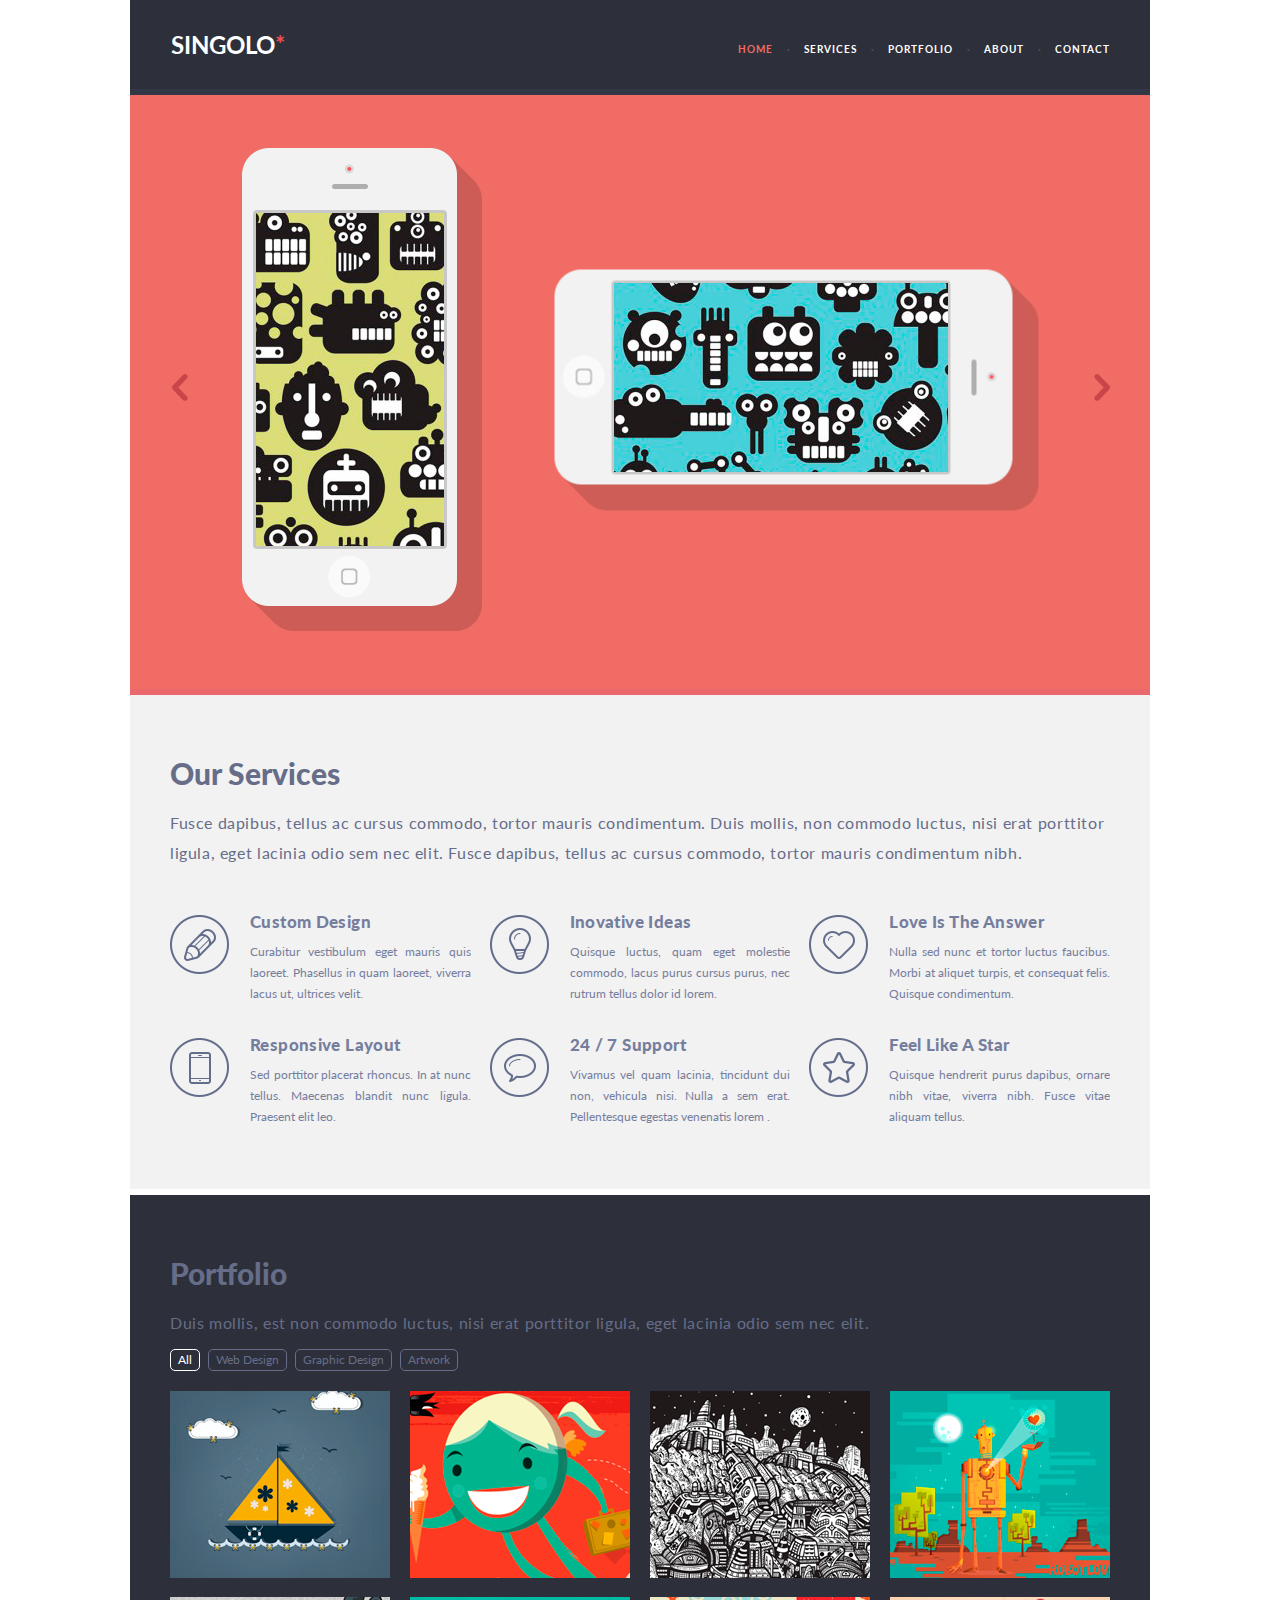
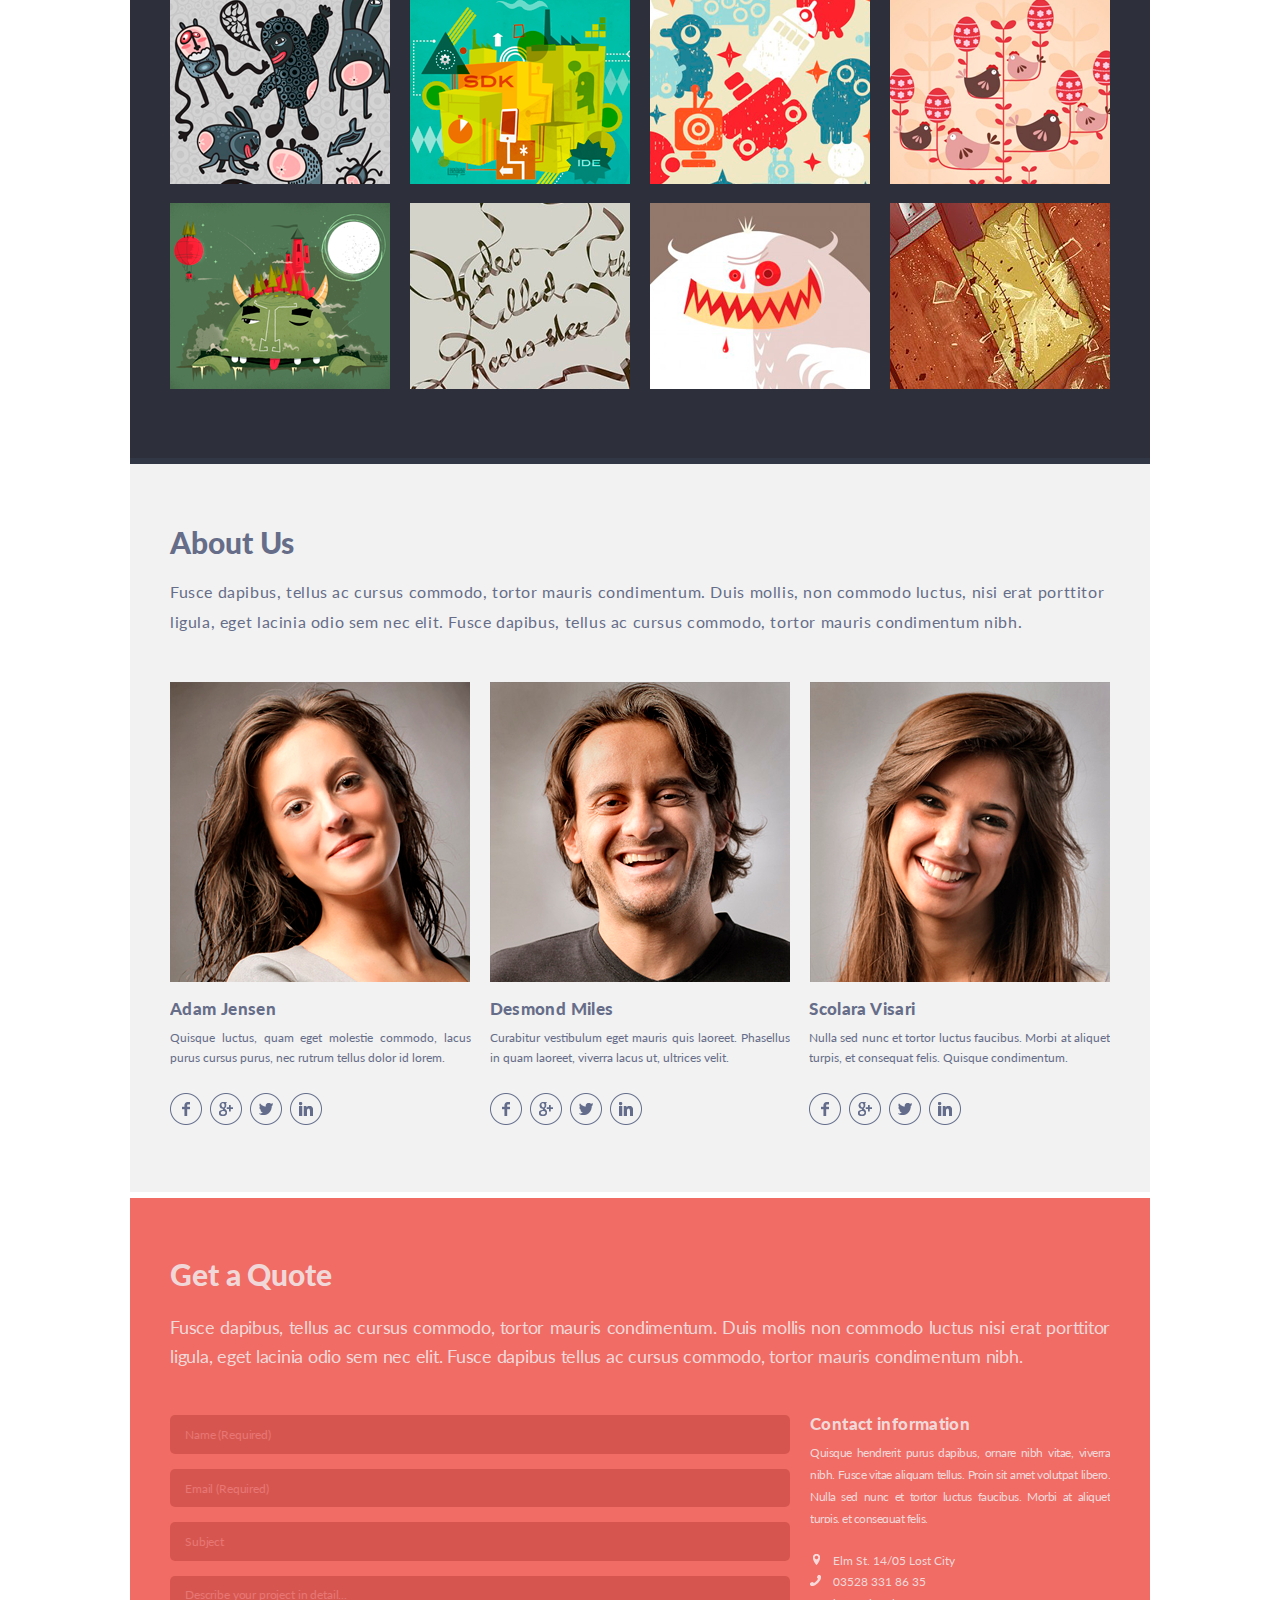
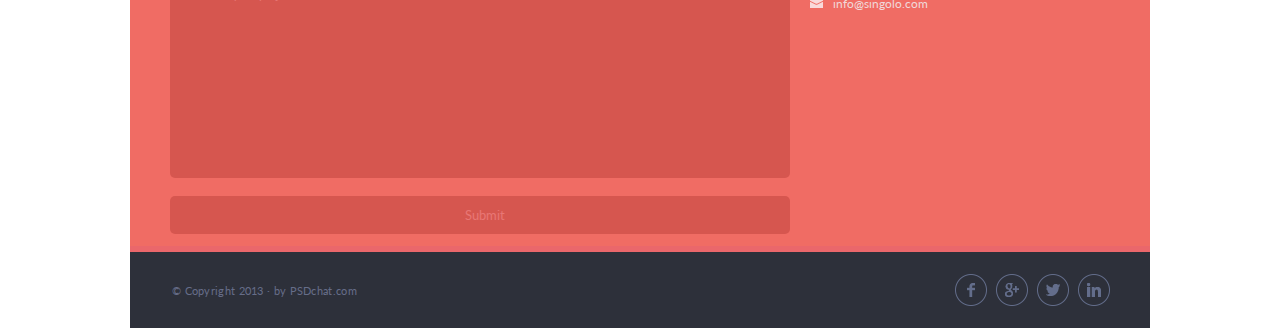
<file: index.html>
<!DOCTYPE html>
<html lang="en">
<head>
    <meta charset="UTF-8">
    <meta name="viewport" content="width=device-width, initial-scale=1.0">
    <title>Singolo</title>
    <link rel="stylesheet" href="style.css">
    <link href="https://fonts.googleapis.com/css?family=Lato:400,700,900&display=swap" rel="stylesheet">
    <script src="script.js" defer></script>
</head>
<body>
    <main>
        <section id="section__header">
            <header class="header">
                <div class="header__logo">
                    <div class="hamburger">
                        <span class="hamburger__line"></span>
                    </div>
                    <a href="#"><h1>singolo<span class="header__logo-star">*</span></h1></a>
                </div>
                <div class="hamburger__navigation">
                    <a href="#section__header" class="hamburger__navigation_link navigation__active">home</a>
                    <a href="#section__services" class="hamburger__navigation_link">services</a>
                    <a href="#section__portfolio" class="hamburger__navigation_link">portfolio</a>
                    <a href="#section__about" class="hamburger__navigation_link">about</a>
                    <a href="#section__get-a-quote" class="hamburger__navigation_link">contact</a>
                </div>
                <div class="hamburger__navigation_layer"></div>
                <nav class="navigation">
                    <ul class="header__navigation" id="header__menu">
                        <li><a href="#section__header" class="navigation__link navigation__active">home</a></li><span class="header__navigation-dot">&middot;</span>
                        <li><a href="#section__services" class="navigation__link">services</a></li><span class="header__navigation-dot">&middot;</span>
                        <li><a href="#section__portfolio" class="navigation__link">portfolio</a></li><span class="header__navigation-dot">&middot;</span>
                        <li><a href="#section__about" class="navigation__link">about</a></li><span class="header__navigation-dot">&middot;</span>
                        <li><a href="#section__get-a-quote" class="navigation__link">contact</a></li>
                    </ul>
                </nav>
            </header>
        </section>
        <section class="slide__content">
            <div class="slider__section">
                <div class="mobile__vertical"></div>
                <div class="mobile__horizontal"></div>
                <img src="assets/img/slide/Shadow.png" alt="iphone" class="phone_shadow">
                <img src="assets/img/slide/Base-mobile.png" alt="iphone" class="phone_base">
                <img src="assets/img/slide/Shadow.png" alt="iPhone" class="phone_shadow-horizontal">
                <img src="assets/img/slide/Base-mobile.png" alt="iphone" class="phone_base-horizontal">
            </div>
            <div class="slider__section">
                <p class="slider__background"></p>
                <img src="assets/img/slide/slider-content-small.png" alt="phone-small" class="phone__small-left">
                <img src="assets/img/slide/slider-content-small.png" alt="phone-small" class="phone__small-right">
                <img src="assets/img/slide/slider-content.png" alt="phone" class="phone__big-center">
            </div>
            <img src="assets/img/slide/chev.png" onclick="minusSlide()" alt="prev" class="chevleft">
            <img src="assets/img/slide/chev-right.png" onclick="plusSlide()" alt="next" class="chevright">
        </section>
        <section class="main__services" id="section__services">
            <div class="wrapper">
                <div class="section__header">
                    <h2 class="section__title">Our Services</h2>
                    <p class="section__description">Fusce dapibus, tellus ac cursus commodo, tortor mauris condimentum. Duis mollis, non commodo luctus, nisi erat porttitor ligula, eget lacinia odio sem nec elit. Fusce dapibus, tellus ac cursus commodo, tortor mauris condimentum nibh.</p>
                </div>
                <div class="section_colums_wraper">
                    <div class="section_colums">
                        <div class="section_colums_image">
                            <img src="assets/img/icons/pen.png" alt="pen">
                        </div>
                        <div class="section_colums_text">
                            <div class="text_title">
                                <h3>Custom Design</h3>
                            </div>
                            <div class="text_content">
                                <p>Curabitur vestibulum eget mauris quis laoreet. Phasellus in quam laoreet, viverra lacus ut, ultrices velit.</p>
                            </div>
                        </div>
                    </div>
                    <div class="section_colums">
                        <div class="section_colums_image">
                            <img src="assets/img/icons/Ellipse.png" alt="lamp">
                        </div>
                        <div class="section_colums_text">
                            <div class="text_title">
                                <h3>Inovative Ideas</h3>
                            </div>
                            <div class="text_content">
                                <p>Quisque luctus, quam eget molestie commodo, lacus purus cursus purus, nec rutrum tellus dolor id lorem.</p>
                            </div>
                        </div>
                    </div>
                    <div class="section_colums">
                        <div class="section_colums_image">
                            <img src="assets/img/icons/Heart.png" alt="Heart">
                        </div>
                        <div class="section_colums_text">
                            <div class="text_title">
                                <h3>Love Is The Answer</h3>
                            </div>
                            <div class="text_content">
                                <p>Nulla sed nunc et tortor luctus faucibus. Morbi at aliquet turpis, et consequat felis. Quisque condimentum.</p>
                            </div>
                        </div>
                    </div>
                    <div class="section_colums">
                        <div class="section_colums_image">
                            <img src="assets/img/icons/phone-ico.png" alt="phone">
                        </div>
                        <div class="section_colums_text">
                            <div class="text_title">
                                <h3>Responsive Layout</h3>
                            </div>
                            <div class="text_content">
                                <p>Sed porttitor placerat rhoncus. In at nunc tellus. Maecenas blandit nunc ligula. Praesent elit leo.</p>
                            </div>
                        </div>
                    </div>
                    <div class="section_colums">
                        <div class="section_colums_image">
                            <img src="assets/img/icons/bubble.png" alt="bubble">
                        </div>
                        <div class="section_colums_text">
                            <div class="text_title">
                                <h3>24 / 7 Support</h3>
                            </div>
                            <div class="text_content">
                                <p>Vivamus vel quam lacinia, tincidunt dui non, vehicula nisi. Nulla a sem erat. Pellentesque egestas venenatis lorem .</p>
                            </div>
                        </div>
                    </div>
                    <div class="section_colums">
                        <div class="section_colums_image">
                            <img src="assets/img/icons/star.png" alt="star">
                        </div>
                        <div class="section_colums_text">
                            <div class="text_title">
                                <h3>Feel Like A Star</h3>
                            </div>
                            <div class="text_content">
                                <p>Quisque hendrerit purus dapibus, ornare nibh vitae, viverra nibh. Fusce vitae aliquam tellus.</p>
                            </div>
                        </div>
                    </div>
                </div>
            </div>
        </section>
        <section class="portfolio" id="section__portfolio">
            <div class="wrapper">
                <div class="section__header portfolio__header">
                    <h2 class="section__title">Portfolio</h2>
                    <p class="section__description ">Duis mollis, est non commodo luctus, nisi erat porttitor ligula, eget lacinia odio sem nec elit.</p>
                </div>
                <div class="portfolio_tags">
                    <ul id="portfolio__tags" class="portfolio_tags-list">
                        <li class="tag portfolio_tags-list-active">All</li>
                        <li class="tag">Web Design</li>
                        <li class="tag">Graphic Design</li>
                        <li class="tag">Artwork</li>
                    </ul>
                </div>
                <div class="portfolio_image">
                    <div class="portfolio_image-slide">
                        <img src="assets/img/portfolio/Image1.png" alt="image" class="image">
                    </div>
                    <div class="portfolio_image-slide">
                        <img src="assets/img/portfolio/Image2.png" alt="image" class="image">
                    </div>
                    <div class="portfolio_image-slide">
                        <img src="assets/img/portfolio/Image3.png" alt="image" class="image">
                    </div>
                    <div class="portfolio_image-slide">
                        <img src="assets/img/portfolio/Image4.png" alt="image" class="image">
                    </div>
                    <div class="portfolio_image-slide">
                        <img src="assets/img/portfolio/Image5.png" alt="image" class="image">
                    </div>
                    <div class="portfolio_image-slide">
                        <img src="assets/img/portfolio/Image6.png" alt="image" class="image">
                    </div>
                    <div class="portfolio_image-slide">
                        <img src="assets/img/portfolio/Image7.png" alt="image" class="image">
                    </div>
                    <div class="portfolio_image-slide">
                        <img src="assets/img/portfolio/Image8.png" alt="image" class="image">
                    </div>
                    <div class="portfolio_image-slide">
                        <img src="assets/img/portfolio/Image9.png" alt="image" class="image">
                    </div>
                    <div class="portfolio_image-slide">
                        <img src="assets/img/portfolio/Image10.png" alt="image" class="image">
                    </div>
                    <div class="portfolio_image-slide">
                        <img src="assets/img/portfolio/Image11.png" alt="image" class="image">
                    </div>
                    <div class="portfolio_image-slide">
                        <img src="assets/img/portfolio/Image12.png" alt="image" class="image">
                    </div>
                </div>
            </div>
        </section>
        <section class="about" id="section__about">
            <div class="wrapper">
                <div class="section__header about__header">
                    <h2 class="section__title">About Us</h2>
                    <p class="section__description">Fusce dapibus, tellus ac cursus commodo, tortor mauris condimentum. Duis mollis, non commodo luctus, nisi erat porttitor ligula, eget lacinia odio sem nec elit. Fusce dapibus, tellus ac cursus commodo, tortor mauris condimentum nibh.</p>
                </div>
                <div class="section__person">
                    <div class="about__person">
                        <div class="about__person-foto">
                            <img src="assets/img/avatar/Adam_Jensen.png" alt="Adam_Jensen">
                        </div>
                        <div class="about__person-name">
                            <h3>Adam Jensen</h3>
                        </div>
                        <div class="about__person-description">
                            <p>Quisque luctus, quam eget molestie commodo, lacus purus cursus purus, nec rutrum tellus dolor id lorem.</p>
                        </div>
                        <div class="about__section-links">
                            <ul class="about__section-list">
                                <li><a href="#"><img src="assets/img/icons/facebook-icon.png" alt="facebook"></a></li>
                                <li><a href="#"><img src="assets/img/icons/google_icon.png" alt="google+"></a></li>
                                <li><a href="#"><img src="assets/img/icons/twitter_icon.png" alt="twitter"></a></li>
                                <li><a href="#"><img src="assets/img/icons/linkedin-icon.png" alt="linkedin"></a></li>
                            </ul>
                        </div>
                    </div>
                    <div class="about__person">
                        <div class="about__person-foto">
                            <img src="assets/img/avatar/Desmond_Miles.png" alt="Desmond_Miles">
                        </div>
                        <div class="about__person-name">
                            <h3>Desmond Miles</h3>
                        </div>
                        <div class="about__person-description">
                            <p>Curabitur vestibulum eget mauris quis laoreet. Phasellus in quam laoreet, viverra lacus ut, ultrices velit.</p>
                        </div>
                        <div class="about__section-links">
                            <ul class="about__section-list">
                                <li><a href="#"><img src="assets/img/icons/facebook-icon.png" alt="facebook"></a></li>
                                <li><a href="#"><img src="assets/img/icons/google_icon.png" alt="google+"></a></li>
                                <li><a href="#"><img src="assets/img/icons/twitter_icon.png" alt="twitter"></a></li>
                                <li><a href="#"><img src="assets/img/icons/linkedin-icon.png" alt="linkedin"></a></li>
                            </ul>
                        </div>
                    </div>
                    <div class="about__person">
                        <div class="about__person-foto">
                            <img src="assets/img/avatar/Scolara_Visari.png" alt="Scolara_Visari">
                        </div>
                        <div class="about__person-name">
                            <h3>Scolara Visari</h3>
                        </div>
                        <div class="about__person-description">
                            <p>Nulla sed nunc et tortor luctus faucibus. Morbi at aliquet turpis, et consequat felis. Quisque condimentum.</p>
                        </div>
                        <div class="about__section-links">
                            <ul class="about__section-list">
                                <li><a href="#"><img src="assets/img/icons/facebook-icon.png" alt="facebook"></a></li>
                                <li><a href="#"><img src="assets/img/icons/google_icon.png" alt="google+"></a></li>
                                <li><a href="#"><img src="assets/img/icons/twitter_icon.png" alt="twitter"></a></li>
                                <li><a href="#"><img src="assets/img/icons/linkedin-icon.png" alt="linkedin"></a></li>
                            </ul>
                        </div>
                    </div>
                </div>
            </div>
        </section>
        <section class="section__callback" id="section__get-a-quote">
            <div class="wrapper">
                <div class="callback__title">
                    <h2 class="title__header">Get a Quote</h2>
                    <p class="title__content">Fusce dapibus, tellus ac cursus commodo, tortor mauris condimentum. Duis mollis non commodo luctus nisi erat porttitor ligula, eget lacinia odio sem nec elit. Fusce dapibus tellus ac cursus commodo, tortor mauris condimentum nibh.</p>
                </div>
                <div class="callback__form">
                    <div class="form__area">
                        <form>
                            <input class="form__name" type="text" name="username" placeholder="Name (Required)" required minlength="3">
                            <input class="form__email" type="text" name="useremail" placeholder="Email (Required)" required pattern="([a-z0-9_-]+\.)*[a-z0-9_-]+@[a-z0-9_-]+(\.[a-z0-9_-]+)*\.[a-z]{2,6}$">
                            <input type="text" placeholder="Subject" class="subject__info">
                            <textarea name="name" class="textarea__info" placeholder="Describe your project in detail..."></textarea>
                            <input class="form__submit" type="submit" name="submit" value="Submit">
                        </form>
                    </div>
                    <div class="callback__description">
                        <h3 class="description__title">Contact information</h3>
                        <p class="description__content">Quisque hendrerit purus dapibus, ornare nibh vitae, viverra nibh. Fusce vitae aliquam tellus. Proin sit amet volutpat libero. Nulla sed nunc et tortor luctus faucibus. Morbi at aliquet turpis, et consequat felis.</p>
                        <div class="description__info">
                            <p class="info__location"><img src="assets/img/icons/location.png" alt="location">Elm St. 14/05 Lost City</p>
                            <p class="info__phone"><a href="tel:0035283318635"><img src="assets/img/icons/phone.png" alt="phone">03528 331 86 35</a></p>
                            <p class="info__email"><a href="mailto:info@singolo.com"><img src="assets/img/icons/mail.png" alt="mail">info@singolo.com</a></p>
                        </div>
                    </div>
                </div>
            </div>
        </section>
        <footer class="footer">
            <div class="footer__info">
                <p>&copy; Copyright 2013 · by PSDchat.com</p>
            </div>
            <div class="social__links">
                <img src="assets/img/icons/facebook-icon.png" alt="facebook">   
                <img src="assets/img/icons/google_icon.png" alt="google+">
                <img src="assets/img/icons/twitter_icon.png" alt="twiter">
                <img src="assets/img/icons/linkedin-icon.png" alt="linkedin">
            </div>
        </footer>
        <div class="callback__form__modal">
            <div class="modal__content"></div>
            <button class="modal__button">Ok</button>
        </div>
    </main>
</body>
</html>
</file>
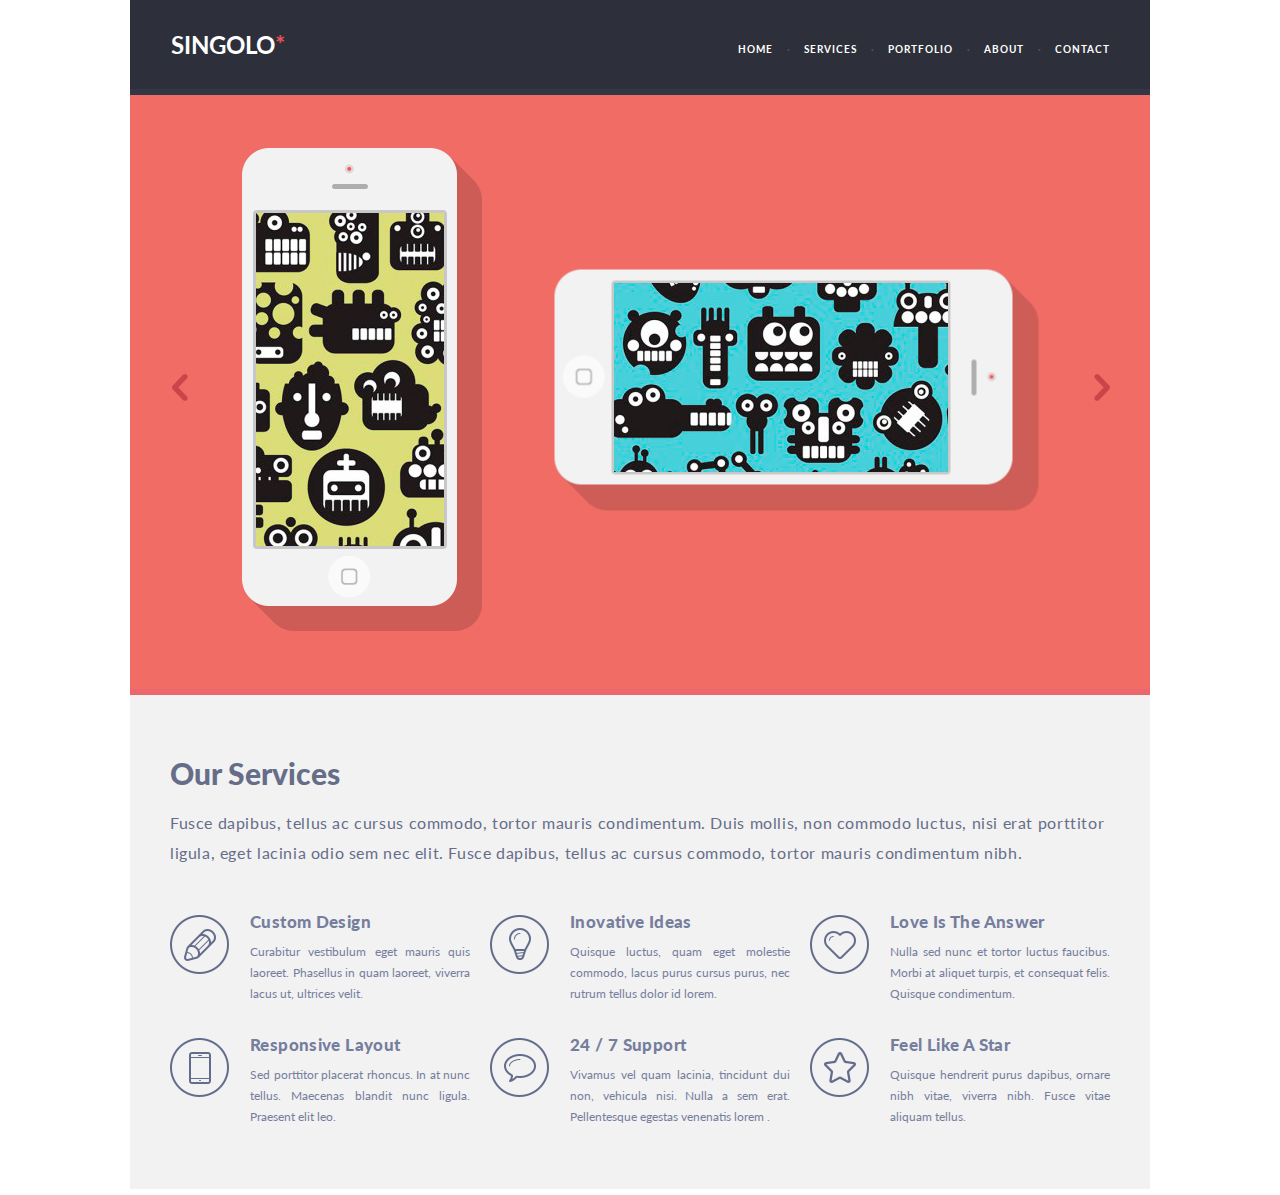
<file: singolo1.html>
<!DOCTYPE html>
<html lang="en">
<head>
    <meta charset="UTF-8">
    <meta name="viewport" content="width=device-width, initial-scale=1.0">
    <title>Singolo</title>
    <link rel="stylesheet" href="singolo1.css">
    <link href="https://fonts.googleapis.com/css?family=Lato:400,700,900&display=swap" rel="stylesheet">
</head>
<body>
    <header class="header">
        <div class="header__logo">
            <a href="#"><h1>singolo<span class="header__logo-star">*</span></h1></a>
        </div>
        <nav class="navigation">
            <ul class="header__navigation">
                <li><a href="#">home</a></li><span class="header__navigation-dot">&middot;</span>
                <li><a href="#">services</a></li><span class="header__navigation-dot">&middot;</span>
                <li><a href="#">portfolio</a></li><span class="header__navigation-dot">&middot;</span>
                <li><a href="#">about</a></li><span class="header__navigation-dot">&middot;</span>
                <li><a href="#">contact</a></li>
            </ul>
        </nav>
    </header>
    <main class="main__content">
        <div class="mobile__vertical"></div>
        <div class="mobile__horizontal"></div>
        <img src="assets/img/slide/chev.png" alt="prev" class="chevleft">
        <img src="assets/img/slide/Shadow.png" alt="iphone" class="phone_shadow">
        <img src="assets/img/slide/Base-mobile.png" alt="iphone" class="phone_base">
        <img src="assets/img/slide/Shadow.png" alt="iPhone" class="phone_shadow-horizontal">
        <img src="assets/img/slide/Base-mobile.png" alt="iphone" class="phone_base-horizontal">
        <img src="assets/img/slide/chev-right.png" alt="next" class="chevright">
    </main>
    <section class="main__services">
        <div class="wrapper">
            <div class="section__header">
                <h2 class="section__title">Our Services</h2>
                <p class="section__description">Fusce dapibus, tellus ac cursus commodo, tortor mauris condimentum. Duis mollis, non commodo luctus, nisi erat porttitor ligula, eget lacinia odio sem nec elit. Fusce dapibus, tellus ac cursus commodo, tortor mauris condimentum nibh.</p>
            </div>
            <div class="section_3_colums">
                <div class="section_colums">
                    <div class="section_colums_image">
                        <img src="assets/img/icons/pen.png" alt="pen">
                    </div>
                    <div class="section_colums_text">
                        <div class="text_title">
                            <h3>Custom Design</h3>
                        </div>
                        <div class="text_content">
                            <p>Curabitur vestibulum eget mauris quis laoreet. Phasellus in quam laoreet, viverra lacus ut, ultrices velit.</p>
                        </div>
                    </div>
                </div>
                <div class="section_colums">
                    <div class="section_colums_image">
                        <img src="assets/img/icons/Ellipse.png" alt="lamp">
                    </div>
                    <div class="section_colums_text">
                        <div class="text_title">
                            <h3>Inovative Ideas</h3>
                        </div>
                        <div class="text_content">
                            <p>Quisque luctus, quam eget molestie commodo, lacus purus cursus purus, nec rutrum tellus dolor id lorem.</p>
                        </div>
                    </div>
                </div>
                <div class="section_colums">
                    <div class="section_colums_image">
                        <img src="assets/img/icons/Heart.png" alt="Heart">
                    </div>
                    <div class="section_colums_text">
                        <div class="text_title">
                            <h3>Love Is The Answer</h3>
                        </div>
                        <div class="text_content">
                            <p>Nulla sed nunc et tortor luctus faucibus. Morbi at aliquet turpis, et consequat felis. Quisque condimentum.</p>
                        </div>
                    </div>
                </div>
            </div>
            <div class="section_3_colums">
                <div class="section_colums">
                    <div class="section_colums_image">
                        <img src="assets/img/icons/phone-ico.png" alt="phone">
                    </div>
                    <div class="section_colums_text">
                        <div class="text_title">
                            <h3>Responsive Layout</h3>
                        </div>
                        <div class="text_content">
                            <p>Sed porttitor placerat rhoncus. In at nunc tellus. Maecenas blandit nunc ligula. Praesent elit leo.</p>
                        </div>
                    </div>
                </div>
                <div class="section_colums">
                    <div class="section_colums_image">
                        <img src="assets/img/icons/bubble.png" alt="bubble">
                    </div>
                    <div class="section_colums_text">
                        <div class="text_title">
                            <h3>24 / 7 Support</h3>
                        </div>
                        <div class="text_content">
                            <p>Vivamus vel quam lacinia, tincidunt dui non, vehicula nisi. Nulla a sem erat. Pellentesque egestas venenatis lorem .</p>
                        </div>
                    </div>
                </div>
                <div class="section_colums">
                    <div class="section_colums_image">
                        <img src="assets/img/icons/star.png" alt="star">
                    </div>
                    <div class="section_colums_text">
                        <div class="text_title">
                            <h3>Feel Like A Star</h3>
                        </div>
                        <div class="text_content">
                            <p>Quisque hendrerit purus dapibus, ornare nibh vitae, viverra nibh. Fusce vitae aliquam tellus.</p>
                        </div>
                    </div>
                </div>
            </div>
        </div>
    </section>
</body>
</html>
</file>
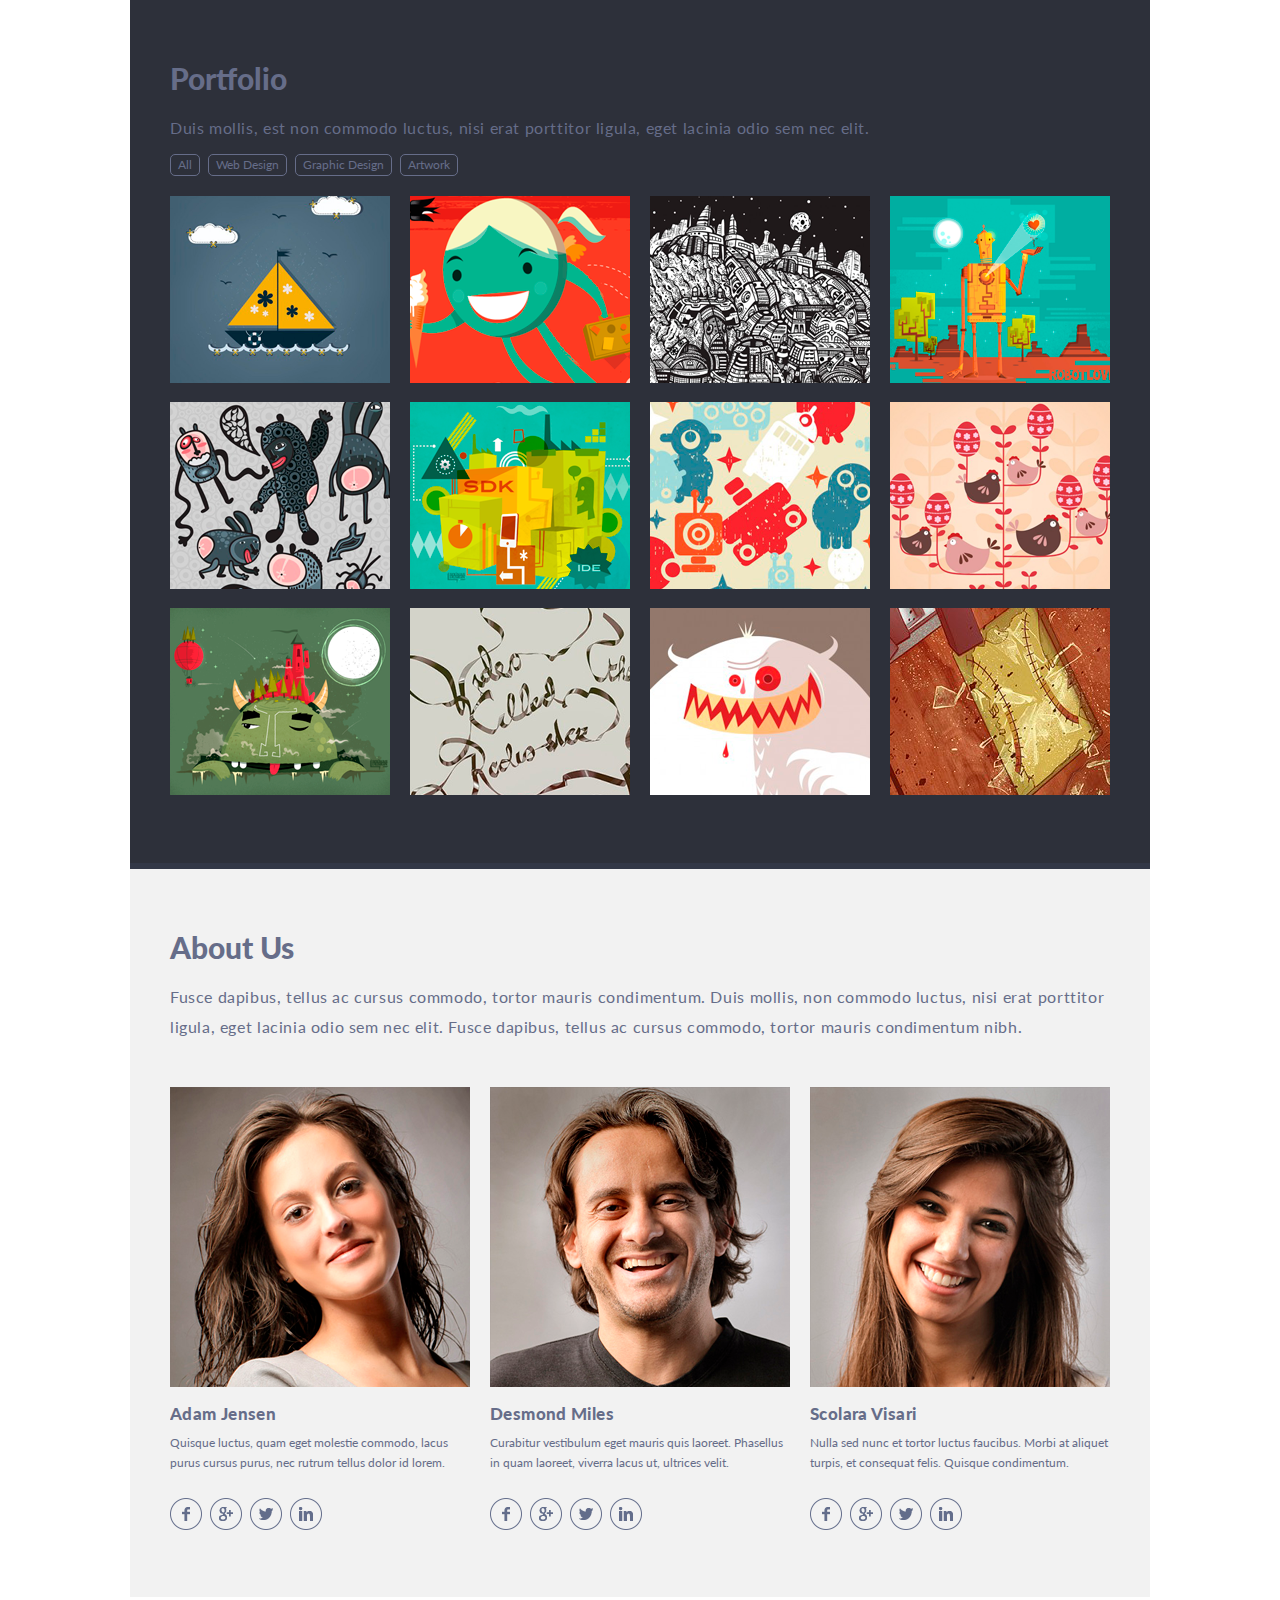
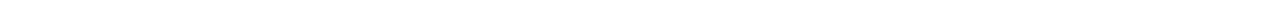
<file: singolo2.html>
<!DOCTYPE html>
<html lang="en">
<head>
    <meta charset="UTF-8">
    <meta name="viewport" content="width=device-width, initial-scale=1.0">
    <link rel="stylesheet" href="singolo2.css">
    <link href="https://fonts.googleapis.com/css?family=Lato:400,700,900&display=swap" rel="stylesheet">
    <title>Singolo2</title>
</head>
<body>
    <section class="portfolio">
        <div class="wrapper">
            <div class="section__header portfolio__header">
                <h2 class="section__title">Portfolio</h2>
                <p class="section__description ">Duis mollis, est non commodo luctus, nisi erat porttitor ligula, eget lacinia odio sem nec elit.</p>
            </div>
            <div class="portfolio_tags">
                <ul class="portfolio_tags-list">
                    <li>All</li>
                    <li>Web Design</li>
                    <li>Graphic Design</li>
                    <li>Artwork</li>
                </ul>
            </div>
            <div class="portfolio_image">
                <div class="portfolio_image-slide">
                    <img src="assets/img/portfolio/Image1.png" alt="image" class="image">
                </div>
                <div class="portfolio_image-slide">
                    <img src="assets/img/portfolio/Image2.png" alt="image" class="image">
                </div>
                <div class="portfolio_image-slide">
                    <img src="assets/img/portfolio/Image3.png" alt="image" class="image">
                </div>
                <div class="portfolio_image-slide">
                    <img src="assets/img/portfolio/Image4.png" alt="image" class="image">
                </div>
                <div class="portfolio_image-slide">
                    <img src="assets/img/portfolio/Image5.png" alt="image" class="image">
                </div>
                <div class="portfolio_image-slide">
                    <img src="assets/img/portfolio/Image6.png" alt="image" class="image">
                </div>
                <div class="portfolio_image-slide">
                    <img src="assets/img/portfolio/Image7.png" alt="image" class="image">
                </div>
                <div class="portfolio_image-slide">
                    <img src="assets/img/portfolio/Image8.png" alt="image" class="image">
                </div>
                <div class="portfolio_image-slide">
                    <img src="assets/img/portfolio/Image9.png" alt="image" class="image">
                </div>
                <div class="portfolio_image-slide">
                    <img src="assets/img/portfolio/Image10.png" alt="image" class="image">
                </div>
                <div class="portfolio_image-slide">
                    <img src="assets/img/portfolio/Image11.png" alt="image" class="image">
                </div>
                <div class="portfolio_image-slide">
                    <img src="assets/img/portfolio/Image12.png" alt="image" class="image">
                </div>
            </div>
        </div>
    </section>
    <section class="about">
        <div class="wrapper">
            <div class="section__header">
                <h2 class="section__title">About Us</h2>
                <p class="section__description">Fusce dapibus, tellus ac cursus commodo, tortor mauris condimentum. Duis mollis, non commodo luctus, nisi erat porttitor ligula, eget lacinia odio sem nec elit. Fusce dapibus, tellus ac cursus commodo, tortor mauris condimentum nibh.</p>
            </div>
            <div class="section__person">
                <div class="about__person">
                    <div class="about__person-foto">
                        <img src="assets/img/avatar/Adam_Jensen.png" alt="Adam_Jensen">
                    </div>
                    <div class="about__person-name">
                        <h3>Adam Jensen</h3>
                    </div>
                    <div class="about__person-description">
                        <p>Quisque luctus, quam eget molestie commodo, lacus purus cursus purus, nec rutrum tellus dolor id lorem.</p>
                    </div>
                    <div class="about__section-links">
                        <ul class="about__section-list">
                            <li><a href="#"><img src="assets/img/icons/facebook-icon.png" alt="facebook"></a></li>
                            <li><a href="#"><img src="assets/img/icons/google_icon.png" alt="google+"></a></li>
                            <li><a href="#"><img src="assets/img/icons/twitter_icon.png" alt="twitter"></a></li>
                            <li><a href="#"><img src="assets/img/icons/linkedin-icon.png" alt="linkedin"></a></li>
                        </ul>
                    </div>
                </div>
                <div class="about__person">
                    <div class="about__person-foto">
                        <img src="assets/img/avatar/Desmond_Miles.png" alt="Desmond_Miles">
                    </div>
                    <div class="about__person-name">
                        <h3>Desmond Miles</h3>
                    </div>
                    <div class="about__person-description">
                        <p>Curabitur vestibulum eget mauris quis laoreet. Phasellus in quam laoreet, viverra lacus ut, ultrices velit.</p>
                    </div>
                    <div class="about__section-links">
                        <ul class="about__section-list">
                            <li><a href="#"><img src="assets/img/icons/facebook-icon.png" alt="facebook"></a></li>
                            <li><a href="#"><img src="assets/img/icons/google_icon.png" alt="google+"></a></li>
                            <li><a href="#"><img src="assets/img/icons/twitter_icon.png" alt="twitter"></a></li>
                            <li><a href="#"><img src="assets/img/icons/linkedin-icon.png" alt="linkedin"></a></li>
                        </ul>
                    </div>
                </div>
                <div class="about__person">
                    <div class="about__person-foto">
                        <img src="assets/img/avatar/Scolara_Visari.png" alt="Scolara_Visari">
                    </div>
                    <div class="about__person-name">
                        <h3>Scolara Visari</h3>
                    </div>
                    <div class="about__person-description">
                        <p>Nulla sed nunc et tortor luctus faucibus. Morbi at aliquet turpis, et consequat felis. Quisque condimentum.</p>
                    </div>
                    <div class="about__section-links">
                        <ul class="about__section-list">
                            <li><a href="#"><img src="assets/img/icons/facebook-icon.png" alt="facebook"></a></li>
                            <li><a href="#"><img src="assets/img/icons/google_icon.png" alt="google+"></a></li>
                            <li><a href="#"><img src="assets/img/icons/twitter_icon.png" alt="twitter"></a></li>
                            <li><a href="#"><img src="assets/img/icons/linkedin-icon.png" alt="linkedin"></a></li>
                        </ul>
                    </div>
                </div>
            </div>
        </div>
    </section>
</body>
</html>
</file>
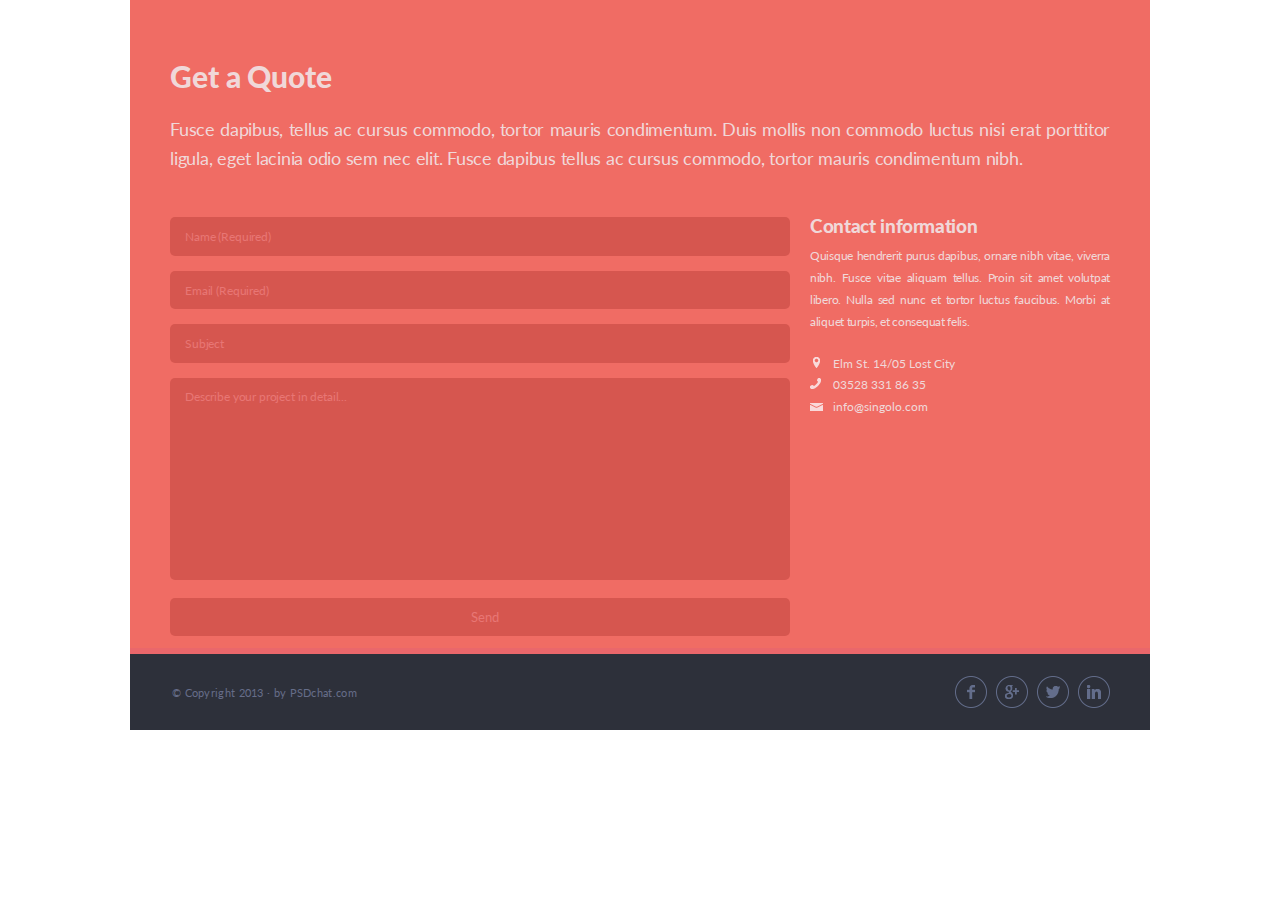
<file: singolo3.html>
<!DOCTYPE html>
<html lang="en">
<head>
    <meta charset="UTF-8">
    <meta name="viewport" content="width=device-width, initial-scale=1.0">
    <title>Singolo3</title>
    <link rel="stylesheet" href="singolo3.css">
    <link href="https://fonts.googleapis.com/css?family=Lato:400,700,900&display=swap" rel="stylesheet">
</head>
<body>
    <section class="section__callback">
        <div class="wrapper">
            <div class="callback__title">
                <h2 class="title__header">Get a Quote</h2>
                <p class="title__content">Fusce dapibus, tellus ac cursus commodo, tortor mauris condimentum. Duis mollis non commodo luctus nisi erat porttitor ligula, eget lacinia odio sem nec elit. Fusce dapibus tellus ac cursus commodo, tortor mauris condimentum nibh.</p>
            </div>
            <div class="callback__form">
                <div class="form__area">
                    <form action="#" method="POST">
                        <input type="text" name="username" placeholder="Name (Required)" required minlength="3">
                        <input type="text" name="useremail" placeholder="Email (Required)" required pattern="([a-z0-9_-]+\.)*[a-z0-9_-]+@[a-z0-9_-]+(\.[a-z0-9_-]+)*\.[a-z]{2,6}$">
                        <input type="text" placeholder="Subject">
                        <textarea name="name" placeholder="Describe your project in detail..."></textarea>
                        <input class="form__submit" type="submit" name="submit" value="Send">
                    </form>
                </div>
                <div class="callback__description">
                    <h3 class="description__title">Contact information</h3>
                    <p class="description__content">Quisque hendrerit purus dapibus, ornare nibh vitae, viverra nibh. Fusce vitae aliquam tellus. Proin sit amet volutpat libero. Nulla sed nunc et tortor luctus faucibus. Morbi at aliquet turpis, et consequat felis.</p>
                    <div class="description__info">
                        <p class="info__location"><img src="assets/img/icons/location.png" alt="location">Elm St. 14/05 Lost City</p>
                        <p class="info__phone"><a href="tel:0035283318635"><img src="assets/img/icons/phone.png" alt="phone">03528 331 86 35</a></p>
                        <p class="info__email"><a href="mailto:info@singolo.com"><img src="assets/img/icons/mail.png" alt="mail">info@singolo.com</a></p>
                    </div>
                </div>
            </div>
        </div>
    </section>
    <footer class="footer">
        <div class="footer__info">
            <p>&copy; Copyright 2013 · by PSDchat.com</p>
        </div>
        <div class="social__links">
            <img src="assets/img/icons/facebook-icon.png" alt="facebook">
            <img src="assets/img/icons/google_icon.png" alt="google+">
            <img src="assets/img/icons/twitter_icon.png" alt="twiter">
            <img src="assets/img/icons/linkedin-icon.png" alt="linkedin">
        </div>
    </footer>
</body>
</html>
</file>
<file: style.css>
* {
    font-family: "Lato", sans-serif;
    margin: 0 auto;
    max-width: 1020px;
    box-sizing: border-box;
    scroll-behavior: smooth;
}

.wrapper {
    padding: 0 40px;
}

#section__header {
    position: sticky;
    top: 0;
    z-index: 20;
}

.header {
    background-color: #2d303a;
    height: 95px;
    text-transform: uppercase;
    color: #ffffff;
    border-bottom: 6px solid #323746;
    display: flex;
    justify-content: space-between;
}

.navigation__link {
    text-decoration: none;
    color: white;
}

.header__logo {
    padding-left: 41px;
    display: flex;
    align-items: center;
    margin: 0;
}

.header__logo a {
    text-decoration: none;
}

h1 {
    font-size: 24px;
    font-weight: 700;
    color: #ffffff;
}

h3 {
    font-family: "Lato", sans-serif;
    font-size: 17px;
    letter-spacing: 0.38px;
    font-weight: 900;
}

.header__logo-star {
    color: #eb5055;
}

.navigation {
    margin: 0;
    display: flex;
    align-items: center;
    padding-top: 8px;
}

.header__navigation {
    list-style: none;
    display: flex;
    font-size: 10px;
    font-weight: 700;
    letter-spacing: 1px;
}

.header__navigation li:last-child {
    padding-right: 40px;
}

.header__navigation-dot {
    color: #494e62;
    padding-right: 13px;
    padding-left: 14px;
}

.header__navigation a:hover {
    color: #f06c64;
}

.slide__content {
    background-color: #f06c64;
    height: 600px;
    position: relative;
    border-bottom: 6px solid #ea676b;
}

.slider__background {
    background: #648BF0;
    width: 100%;
    height: 100%;
    position: absolute;
}

.chevleft {
    position: absolute;
    left: 42px;
    top: 50%;
    margin-top: -18px;
}

.chevleft:hover {
    cursor: pointer;
}

.phone_shadow {
    position: absolute;
    left: 112px;
    top: 53px;
    z-index: 1;
}

.phone_base {
    position: absolute;
    top: 53px;
    left: 112px;
    z-index: 2;
}

.mobile__vertical {
    position: absolute;
    width: 188px;
    top: 118px;
    left: 126px;
    height: 333px;
    z-index: 9;
    background-image: url(assets/img/slide/Layer-vertical.png);
    background-repeat: no-repeat;
    background-position: -14px -135px;
}

.mobile__horizontal {
    position: absolute;
    width: 334px;
    height: 189px;
    background-image: url(assets/img/slide/Layer-horizontal.png);
    background-repeat: no-repeat;
    top: 188px;
    right: 202px;
    z-index: 9;
    background-position: -124px -119px;
}

.phone_shadow-horizontal {
    position: absolute;
    top: 54px;
    right: 233px;
    transform: scaleY(-1) rotate(90deg);
    z-index: 1;
}

.phone_base-horizontal {
    position: absolute;
    transform: rotate(90deg);
    top: 53px;
    right: 259px;
    z-index: 2;
}

.chevright {
    position: absolute;
    right: 40px;
    top: 50%;
    margin-top: -18px;
}

.chevright:hover {
    cursor: pointer;
}

.phone__small-left {
    position: absolute;
    left: 252px;
    top: 152px;
    z-index: 1;
    opacity: 0.5;
}

.phone__big-center {
    position: absolute;
    left: 383px;
    top: 43px;
    z-index: 2;
}

.phone__small-right {
    position: absolute;
    left: 612.16px;
    top: 152px;
    z-index: 1;
    opacity: 0.5;
}

.slider__section {
    animation-name: sladeshow;
    animation-duration: 1.5s;
}

@keyframes sladeshow {
    from {
        opacity: .4;
    }
    to {
        opacity: 1;
    }
}

.main__services {
    height: 500px;
    background-color: #f2f2f2;
    color: #767e9e;
    border-bottom: 6px solid #ffffff;
}

.section__header {
    padding: 60px 0 43px;
    font-family: "Lato", sans-serif;
    font-weight: 400;
}

.section__title {
    font-size: 30px;
    padding-bottom: 17px;
    font-family: "Lato";
    font-weight: 900;
    color: #666d89;
}

.section__description {
    line-height: 30px;
    letter-spacing: 0.61px;
    color: #666d89;
    overflow: hidden;
    max-height: 60px;
}

.section_colums_wraper {
    display: flex;
    flex-wrap: wrap;
    justify-content: space-between;
    padding-bottom: 30px;
}

.section_colums {
    display: flex;
    justify-content: space-between;
    width: 32%;
    margin: 0 0 30px;
}

.section_colums_image {
    padding-right: 21px;
    padding-top: 4px;
}

.text_content {
    font-size: 12px;
    font-weight: 400;
    line-height: 21px;
    text-align: justify;
    padding-top: 9px;
    max-height: 72px;
    overflow: hidden;
}

.portfolio {
    height: 869px;
    color: #666d89;
    background-color: #2d303a;
    display: flex;
    flex-direction: column;
    border-bottom: 6px solid #323746;
}

.portfolio__header {
    padding-bottom: 11px;
}

.portfolio_tags-list {
    display: flex;
    list-style: none;
    padding-left: 0;
}

.portfolio_tags-list li {
    margin: 0;
    font-size: 12px;
    border: 1px solid #666d89;
    border-radius: 5px;
    padding: 2px 7px 3px;
}

.portfolio_tags-list li:hover {
    border: 1px solid white;
    cursor: pointer;
    color: white;
    transition: 0.3s;
}

.portfolio_tags-list-active {
    border: 1px solid white !important;
    color: white;
}

.portfolio_tags-list li + li {
    margin-left: 8px;
}

.portfolio_image {
    display: flex;
    padding-top: 20px;
    flex-wrap: wrap;
    justify-content: space-between;
    max-height: 618px;
    overflow: hidden;
}

.portfolio_image div{
    margin: 0;
    margin-bottom: 16px;
    display: inline-block;
}

.image:hover {
    cursor: pointer;
}

.image__border {
    border: 5px solid #F06C64;
    width: 215px;
    height: 187px;
}

.about {
    border-bottom: 6px solid #ffffff;
    background-color: #f2f2f2;
    height: 734px;
    color: #666d89;
}

.section__person {
    display: flex;
    justify-content: space-between;
    padding-top: 2px;
}

.about__person {
    margin: 0;
    display: flex;
    flex-wrap: wrap;
    width: 32%;
}

.about__person-foto img {
    width: 100%;
}

.about__person-name {
    margin: 0;
    padding-top: 13px;
    padding-bottom: 9px;
    white-space: nowrap;
    overflow: hidden;
}

.about__person-description {
    font-size: 12px;
    line-height: 20px;
    max-height: 40px;
    overflow: hidden;
    text-align: justify;
}

.about__section-links {
    margin: 0;
}

.about__section-list {
    display: flex;
    list-style: none;
    padding-top: 25px;
    padding-left: 0;
}

.about__section-list li+li {
    padding-left: 8px;
}

.section__callback {
    height: 654px;
    background-color: rgb(240, 108, 100);
    color: #f0d8d9;
    border-bottom: 6px solid #ea676b;
}

.callback__title {
    padding-top: 67px;
    padding-bottom: 42px;
    color: #f0d8d9;
}

.title__header {
    padding-bottom: 30px;
    font-size: 30px;
    line-height: 18px;
    letter-spacing: -0.1px;
    font-family: "Lato", sans-serif;
    font-weight: 900;
}

.title__content {
    font-size: 18px;
    line-height: 29px;
    font-family: "Lato", sans-serif;
    font-weight: 400;
    text-align: justify;
    letter-spacing: -0.25px;
    max-height: 58px;
    overflow: hidden;
}

.callback__form {
    display: flex;
    justify-content: space-between;
}

.form__area {
    margin-top: 2px;
}

.form__submit:hover {
    font-size: 15px;
    border: 1px solid #2d303a;
    transition: 0.3s;
    cursor: pointer;
}

.callback__description {
    margin: 0;
    padding-left: 20px;
}

.description__title {
    margin-bottom: 8px;
    font-weight: 900;
}

.description__content {
    font-size: 12px;
    line-height: 22px;
    text-align: justify;
    letter-spacing: -0.5px;
    max-height: 81px;
    overflow: hidden;
}

.description__info {
    margin-top: 30px;
    font-size: 12px;
}

.info__phone {
    margin-bottom: 7px;
}

.info__phone img {
    padding-right: 12px;
}

.info__email img {
    padding-right: 10px;
}

.info__phone a,
.info__email a {
    text-decoration: none;
    color: #f0d8d9;
}

.info__location {
    margin-bottom: 6px;
}

.info__location img {
    padding-left: 3px;
    padding-right: 13px;
}

.callback__form input,
textarea {
    background-color: #d6564f;
    border: none;
    border-radius: 5px;
    color: #e87675;
    width: 620px;
    margin-bottom: 15px;
    outline: none;
    padding-left: 15px;
}

.callback__form input {
    height: 38.5px;
}

.callback__form textarea {
    height: 202px;
    resize: none;
}

.callback__form input::placeholder,
textarea::placeholder {
    font-family: "Lato";
    font-weight: 400;
    color: #e87675;
    font-size: 12px;
    padding-top: 9px;
    letter-spacing: -0.15px;
}

.bordered {
    border: 1px solid red !important;
}

.callback__form__modal {
    display: none;
    position: fixed;
    top: 50%;
    left: 50%;
    transform: translate(-50%, -50%);
    width: 60%;
    max-width: 100%;
    max-height: 100%;
    background-color: cadetblue;
    padding: 2%;
    z-index: 22;
}

.footer {
    background-color: #2d303a;
    height: 76px;
    display: flex;
    align-items: center;
    justify-content: space-between;
}

.footer__info {
    margin: 0;
    padding-left: 42px;
    color: #666d89;
    font-size: 11px;
    letter-spacing: 0.3px;
}

.social__links {
    margin: 0;
    padding-right: 40px;
    cursor: pointer;
}

.social__links img {
    padding-left: 5px;
    margin-top: 3px;
}

@-moz-document url-prefix() {
    .header__logo {
        padding-bottom: 3px;
        letter-spacing: -0.25px;
    }

    .header__navigation {
        letter-spacing: 0.8px;
    }
}

.hidden {
    opacity: 0;
}

.hamburger {
    position: relative;
    width: 25px;
    height: 20px;
    display: none;
    z-index: 30;
}

.hamburger__line {
    position: absolute;
    display: inline-block;
    background: white;
    border-radius: 5px;
    height: 3px;
    width: 100%;
    top: calc(50% - 1.5px);
    left: 0;
}

.hamburger::before {
    content: '';
    position: absolute;
    display: inline-block;
    background: white;
    border-radius: 5px;
    height: 3px;
    width: 100%;
    top: 0;
    left: 0;
}

.hamburger::after {
    content: '';
    position: absolute;
    display: inline-block;
    background: white;
    border-radius: 5px;
    height: 3px;
    width: 100%;
    bottom: 0;
    left: 0;
}

.hamburger__navigation {
    position: fixed;
    display: flex;
    flex-direction: column;
    width: 278px;
    margin-top: 9px;
    margin-left: 9px;
    padding-top: 232px;
    padding-left: 62px;
    height: 100vh;
    background: #2D303A;
    box-shadow: 0px -40px 20px rgba(0, 0, 0, 0.4);
    z-index: 20;
    display: none;
}

.hamburger__navigation_link {
    color: white;
    margin: 0;
    padding-bottom: 27px;
    text-decoration: none;
    text-transform: uppercase;
    font-size: 24px;
    line-height: 29px;
    letter-spacing: -0.035em;
}

.hamburger__navigation_layer{
    display: none;
    position: fixed;
    top: 0;
    left: 0;
    width: 100vw;
    height: 100vh;
    background: #2D303A;
    opacity: 0.6;
}

@media screen and (max-device-width: 768px) {
    .navigation {
        padding-top: 2px;
    }
    .slide__content {
        height: 452px;
    }

    .chevleft {
        left: 31px;
        margin-top: -8px;
    }

    .chevright {
        right: 27px;
        margin-top: -8px;
    }

    .mobile__vertical {
        width: 143px;
        height: 251px;
        left: 94px;
        top: 91px;
    }

    .mobile__horizontal {
        height: 141px;
        width: 251px;
        top: 143px;
        left: 365px;
    }

    .phone_shadow {
        width: 180px;
        height: 364px;
        left: 84px;
        top: 41px;;
    }

    .phone_base {
        width: 162px;
        height: 345px;
        top: 40.5px;
        left: 84px;
    }

    .phone_shadow-horizontal {
        width: 181px;
        top: 40px;
        left: 411px;
    }

    .phone_base-horizontal {
        left: 411px;
        top: 41px;
        width: 163px;
    }

    .phone__small-left {
        left: 22%;
        top: 20%;
        width: 20%;
    }

    .phone__small-right {
        left: 62.5%;
        top: 20%;
        width: 20%;
    }

    .phone__big-center {
        left: 40%;
        top: 10%;
        width: 25%;
    }

    .main__services {
        height: 675px;
    }

    .section__header {
        padding-top: 39px;
    }

    .section__description {
        max-height: 81px;
        letter-spacing: 0.9px;
    }

    .section_colums {
        width: 48.5%;
        margin: 0 0 52px;
    }

    .portfolio {
        height: 1102px;
    }

    .portfolio__header {
        padding-top: 59px;
    }

    .portfolio_image {
        max-height: 827px;
        padding-top: 28px;
        margin-bottom: 20px;
    }

    .portfolio_image div:nth-child(3n+2) {
        margin: 0 20px;
    }

    .portfolio_image-slide {
        width: 31.3%;
    }

    .about {
        height: 668px;
    }

    .about__header {
        padding-top: 51px;
        padding-bottom: 46px;
    }

    .about__person-foto img {
        width: 100%;
    }

    .about__person-name {
        padding-top: 7px;
        padding-bottom: 2px;
    }

    .about__person-description {
        line-height: 22px;
        max-height: 64px;
    }

    .about__section-list {
        padding-top: 12px;
    }

    .section__callback {
        height: 631px;
    }

    .callback__title {
        padding-top: 72px;
        padding-bottom: 29px;
    }

    .title__header {
        line-height: 0; 
        letter-spacing: 0;
        padding-bottom: 37px;
    }

    .title__content {
        max-height: 82px;
    }

    .callback__form input, textarea{
        width: 441px;
        margin-bottom: 11px;
    }

    .callback__form textarea {
        height: 160px;
    }

    .callback__description {
        padding-left: 29px;
    }

    .description__title {
        margin-bottom: 2px;
    }

    .description__content {
        max-height: 110px;
    }

    .description__info {
        margin-top: 35px;
    }
    .footer {
        justify-content: center;
    }

    .footer__info {
        display: none;
    }

    .social__links {
        padding-right: 0;
    }
}

@media screen and (max-device-width: 375px) {
    .hamburger {
        display: inline-block;
    }

    .header {
        height: 71px;
        border: none;
    }

    .hamburger__menu_active {
        transform: rotate(90deg);
    }

    h1 {
        font-size: 19px;
    }

    .navigation {
        display: none;
    }

    .header__logo {
        width: 100%;
        padding-left: 20px;
    }

    .header__logo a {
        margin: 0;
        padding-left: 103px;
    }
    
    .hamburger {
        display: inline-block;
        margin: 0;
    }

    .slide__content {
        height: 220px;
    }

    .chevleft {
        left: 9px;
    }
    
    .chevright {
        right: 9px;
    }

    .mobile__vertical {
        top: 44px;
        left: 46px;
        width: 69px;
        height: 121px;
    }

    .mobile__horizontal {
        top: 70px;
        left: 177px;
        width: 122px;
        height: 70px;
    }

    .phone_shadow {
        width: 89px;
        height: 177px;
        left: 41px;
        top: 20px;
    }

    .phone_base {
        width: 79px;
        height: 168px;
        left: 41px;
        top: 20px;
    }

    .phone_shadow-horizontal {
        top: 20px;
        left: 200px;
        width: 89px;
    }

    .phone_base-horizontal {
        width: 79px;
        top: 21px;
        left: 200px;
    }

    .wrapper {
        padding: 0 32px;
    }

    .main__services {
        height: 1032px;
    }

    .section__header {
        padding-top: 26px;
        padding-bottom: 26px;
    }

    .section__description {
        max-height: 210px;
    }

    .section_colums {
        width: 100%;
        margin: 0 0 27px;
    }

    .portfolio {
        height: 845px;
    }

    .portfolio__header {
        padding-top: 42px;
        padding-bottom: 18px;
    }

    .portfolio_image {
        max-height: 585px;
        padding-top: 25px;
    }

    .portfolio_image div {
        margin-bottom: 10px;
        width: 47%;
    }

    .portfolio_image div:nth-child(2n) {
        margin-left: 10px;
    }

    .portfolio_image-slide {
        width: 45%;
    }

    .portfolio_image-slide img {
        width: 151px;
        height: 128px;
    }

    .portfolio_image div:nth-child(3n+2) {
        margin: 0;
    }

    .about {
        height: 1752px;
    }

    .about__person {
        width: 100%;
        padding-bottom: 31px;
    }

    .about__person-foto {
        margin: 0;
        width: 100%;
    }

    .about__person-name {
        padding-top: 14px;
    }

    .section__person {
        flex-wrap: wrap;
    }

    .about__header {
        padding-top: 32px;
    }

    .section__callback {
        height: 972px;
    }

    .callback__title {
        padding-top: 64px;
    }

    .title__content {
        max-height: 206px;
    }

    .callback__form {
        flex-wrap: wrap;
    }

    .callback__form input, textarea {
        width: 100%;
    }

    .callback__description {
        padding: 30px 0;
    }

    .description__info {
        margin-top: 15px;
    }
}

.close {
    display: none;
}

.open {
    display: flex;
}

.navigation__active {
    color: #f06c64;
}
</file>
<file: singolo1.css>
* {
    font-family: "Lato", sans-serif;
    margin: 0 auto;
    max-width: 1020px;
    box-sizing: border-box;
}

.wrapper {
    padding: 0 40px;
}

.header {
    background-color: #2d303a;
    height: 95px;
    text-transform: uppercase;
    color: #ffffff;
    border-bottom: 6px solid #323746;
    display: flex;
    justify-content: space-between;
}

.header a {
    text-decoration: none;
    color: white;
}

.header__logo {
    padding-left: 41px;
    display: flex;
    align-items: center;
    width: 115px;
    margin: 0;
}

h1 {
    font-size: 24px;
    font-weight: 700;
    color: #ffffff;
}

h3 {
    font-family: "Lato", sans-serif;
    font-size: 17px;
    letter-spacing: 0.38px;
    font-weight: 900;
}

.header__logo-star {
    color: #eb5055;
}

.navigation {
    margin: 0;
    display: flex;
    align-items: center;
    padding-top: 8px;
}

.header__navigation {
    list-style: none;
    display: flex;
    font-size: 10px;
    font-weight: 700;
    letter-spacing: 1px;
}

.header__navigation li:last-child {
    padding-right: 40px;
}

.header__navigation-dot {
    color: #494e62;
    padding-right: 13px;
    padding-left: 14px;
}

.header__navigation a:hover {
    color: #f06c64;
}

.main__content {
    background-color: #f06c64;
    height: 600px;
    position: relative;
    border-bottom: 6px solid #ea676b;
}

.chevleft {
    position: absolute;
    left: 42px;
    top: 50%;
    margin-top: -18px;
}

.chevleft:hover {
    cursor: pointer;
}

.phone_shadow {
    position: absolute;
    left: 112px;
    top: 53px;
    z-index: 1;
}

.phone_base {
    position: absolute;
    top: 53px;
    left: 112px;
    z-index: 2;
}

.mobile__vertical {
    position: absolute;
    width: 188px;
    top: 118px;
    left: 126px;
    height: 333px;
    z-index: 9;
    background-image: url(assets/img/slide/Layer-vertical.png);
    background-repeat: no-repeat;
    background-position: -14px -135px;
}

.mobile__horizontal {
    position: absolute;
    width: 334px;
    height: 189px;
    background-image: url(assets/img/slide/Layer-horizontal.png);
    background-repeat: no-repeat;
    top: 188px;
    right: 202px;
    z-index: 9;
    background-position: -124px -119px;
}

.phone_shadow-horizontal {
    position: absolute;
    top: 54px;
    right: 233px;
    transform: scaleY(-1) rotate(90deg);
    z-index: 1;
}

.phone_base-horizontal {
    position: absolute;
    transform: rotate(90deg);
    top: 53px;
    left: 546px;
    z-index: 2;
}

.chevright {
    position: absolute;
    right: 40px;
    top: 50%;
    margin-top: -18px;
}

.chevright:hover {
    cursor: pointer;
}

.main__services {
    height: 500px;
    background-color: #f2f2f2;
    color: #767e9e;
    border-bottom: 6px solid #ffffff;
}

.section__header {
    padding: 60px 0 43px;
    font-family: "Lato", sans-serif;
    font-weight: 400;
}

.section__title {
    font-size: 30px;
    padding-bottom: 17px;
    font-family: "Lato";
    font-weight: 900;
    color: #666d89;
}

.section__description {
    line-height: 30px;
    letter-spacing: 0.61px;
    color: #666d89;
    text-overflow: ellipsis;
}

.section_3_colums {
    display: flex;
    justify-content: space-between;
    padding-bottom: 30px;
}

.section_colums {
    display: flex;
    justify-content: space-between;
    width: 300px;
    margin: 0;
}

.section_colums_image {
    padding-right: 21px;
    padding-top: 4px;
}

.text_content {
    font-size: 12px;
    font-weight: 400;
    line-height: 21px;
    text-align: justify;
    padding-top: 9px;
}

@-moz-document url-prefix() {
    .header__logo {
        padding-bottom: 3px;
        letter-spacing: -0.25px;
    }

    .header__navigation {
        letter-spacing: 0.8px;
    }
}
</file>
<file: singolo2.css>
* {
    font-family: "Lato", sans-serif;
    margin: 0 auto;
    max-width: 1020px;
    box-sizing: border-box;
}

.wrapper {
    padding: 0 40px;
}

h3 {
    font-family: "Lato", sans-serif;
    font-size: 17px;
    letter-spacing: 0.38px;
    font-weight: 900;
}

.section__header {
    padding: 60px 0 43px;
    font-family: "Lato", sans-serif;
    font-weight: 400;
}

.section__title {
    font-size: 30px;
    padding-bottom: 17px;
    font-family: "Lato";
    font-weight: 900;
    color: #666d89;
}

.section__description {
    line-height: 30px;
    letter-spacing: 0.61px;
    color: #666d89;
    text-overflow: ellipsis;
}

.portfolio {
    height: 869px;
    color: #666d89;
    background-color: #2d303a;
    display: flex;
    flex-direction: column;
    border-bottom: 6px solid #323746;
}

.portfolio__header {
    padding-bottom: 11px;
}

.portfolio_tags-list {
    display: flex;
    list-style: none;
    padding-left: 0;
}

.portfolio_tags-list li {
    margin: 0;
    font-size: 12px;
    border: 1px solid #666d89;
    border-radius: 5px;
    padding: 2px 7px 3px;
}

.portfolio_tags-list li + li {
    margin-left: 8px;
}

.portfolio_image {
    display: flex;
    padding: 20px 0 67px;
    flex-wrap: wrap;
    justify-content: space-between;
}

.portfolio_image-slide {
    margin: 0;
    margin-bottom: 16px;
}

.about {
    border-bottom: 6px solid #ffffff;
    background-color: #f2f2f2;
    height: 734px;
    color: #666d89;
}

.section__person {
    display: flex;
    justify-content: space-between;
    padding-top: 2px;
}

.about__person {
    margin: 0;
    display: flex;
    flex-wrap: wrap;
    width: 300px;
}

.about__person-name {
    margin: 0;
    padding-top: 13px;
    padding-bottom: 9px;
    white-space: nowrap;
    overflow: hidden;
}

.about__person-description {
    font-size: 12px;
    line-height: 20px;
}

.about__section-links {
    margin: 0;
}

.about__section-list {
    display: flex;
    list-style: none;
    padding-top: 25px;
    padding-left: 0;
}

.about__section-list li+li {
    padding-left: 8px;
}

@-moz-document url-prefix() {
    .header__logo {
        padding-bottom: 3px;
        letter-spacing: -0.25px;
    }

    .header__navigation {
        letter-spacing: 0.8px;
    }
}
</file>
<file: singolo3.css>
* {
    margin: auto;
    max-width: 1020px;
    box-sizing: border-box;
    font-family: "Lato", sans-serif;
}

.section__callback {
    height: 654px;
    background-color: rgb(240, 108, 100);
    color: #f0d8d9;
    border-bottom: 6px solid #ea676b;
}

.wrapper {
    padding: 0 40px;
}

.callback__title {
    font-family: "Lato", sans-serif;
    font-weight: 400;
    padding-top: 67px;
    padding-bottom: 42px;
}

.title__header {
    padding-bottom: 30px;
    font-size: 30px;
    line-height: 18px;
    font-weight: 900;
    font-family: "Lato", sans-serif;
    letter-spacing: -0.1px;
}

.title__content {
    font-size: 18px;
    line-height: 29px;
    font-weight: 400;
    text-align: justify;
    letter-spacing: -0.25px;
}

.callback__form {
    display: flex;
    justify-content: space-between;
}

.form__area {
    margin-top: 2px;
}

.form__submit {
    cursor: pointer;
}

.form__submit:hover {
    font-size: 15px;
    border: 1px solid #2d303a;
    transition: 0.3s;
}

.callback__description {
    margin: 0;
    padding-left: 20px;
}

.description__title {
    margin-bottom: 8px;
    font-weight: 900;
    letter-spacing: -0.35px;
}

.description__content {
    font-size: 12px;
    line-height: 22px;
    text-align: justify;
    letter-spacing: -0.3px;
}

.description__info {
    margin-top: 23px;
    font-size: 12px;
}

.info__phone {
    margin-bottom: 7px;
}

.info__phone img {
    padding-right: 12px;
}

.info__email img {
    padding-right: 10px;
}

.info__phone a,
.info__email a {
    text-decoration: none;
    color: #f0d8d9;
}

.info__location {
    margin-bottom: 6px;
}

.info__location img {
    padding-left: 3px;
    padding-right: 13px;
}

.callback__form input,
textarea {
    background-color: #d6564f;
    border: none;
    border-radius: 5px;
    color: #e87675;
    width: 620px;
    margin-bottom: 15px;
    outline: none;
    padding-left: 15px;
}

.callback__form input {
    height: 38.5px;
}

.callback__form textarea {
    height: 202px;
    resize: none;
}

.callback__form input::placeholder,
textarea::placeholder {
    font-family: "Lato";
    font-weight: 400;
    color: #e87675;
    font-size: 12px;
    padding-top: 9px;
    letter-spacing: -0.15px;
}

.footer {
    background-color: #2d303a;
    height: 76px;
    display: flex;
    align-items: center;
    justify-content: space-between;
}

.footer__info {
    margin: 0;
    padding-left: 42px;
    color: #666d89;
    font-size: 11px;
    letter-spacing: 0.3px;
}

.social__links {
    margin: 0;
    padding-right: 40px;
    cursor: pointer;
}

.social__links img {
    padding-left: 5px;
    margin-top: 3px;
}
</file>
